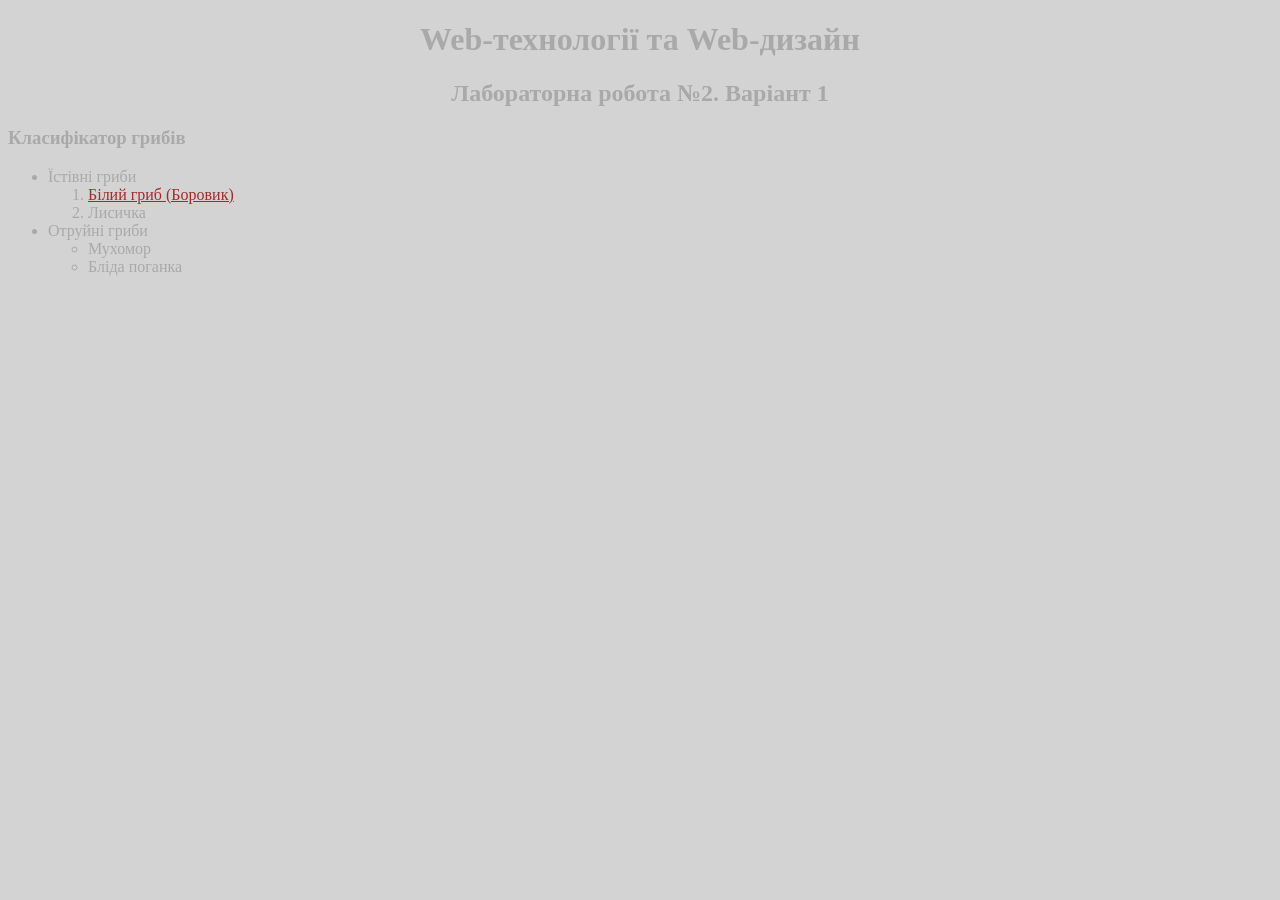
<file: lab_2/index.html>
<!DOCTYPE html>
<html lang="uk">
<head>
    <meta charset="UTF-8">
    <title>Лабораторна робота 2</title>
    <link rel="stylesheet" href="style1.css">
</head>
<body>
    <h1>Web-технології та Web-дизайн</h1>
    <h2>Лабораторна робота №2. Варіант 1</h2>

    <h3>Класифікатор грибів</h3>
    <ul>
        <li>
            Їстівні гриби
            <ol>
                <li><a href="page2.html">Білий гриб (Боровик)</a></li>
                <li>Лисичка</li>
            </ol>
        </li>
        <li>
            Отруйні гриби
            <ul>
                <li>Мухомор</li>
                <li>Бліда поганка</li>
            </ul>
        </li>
    </ul>
</body>
</html>
</file>
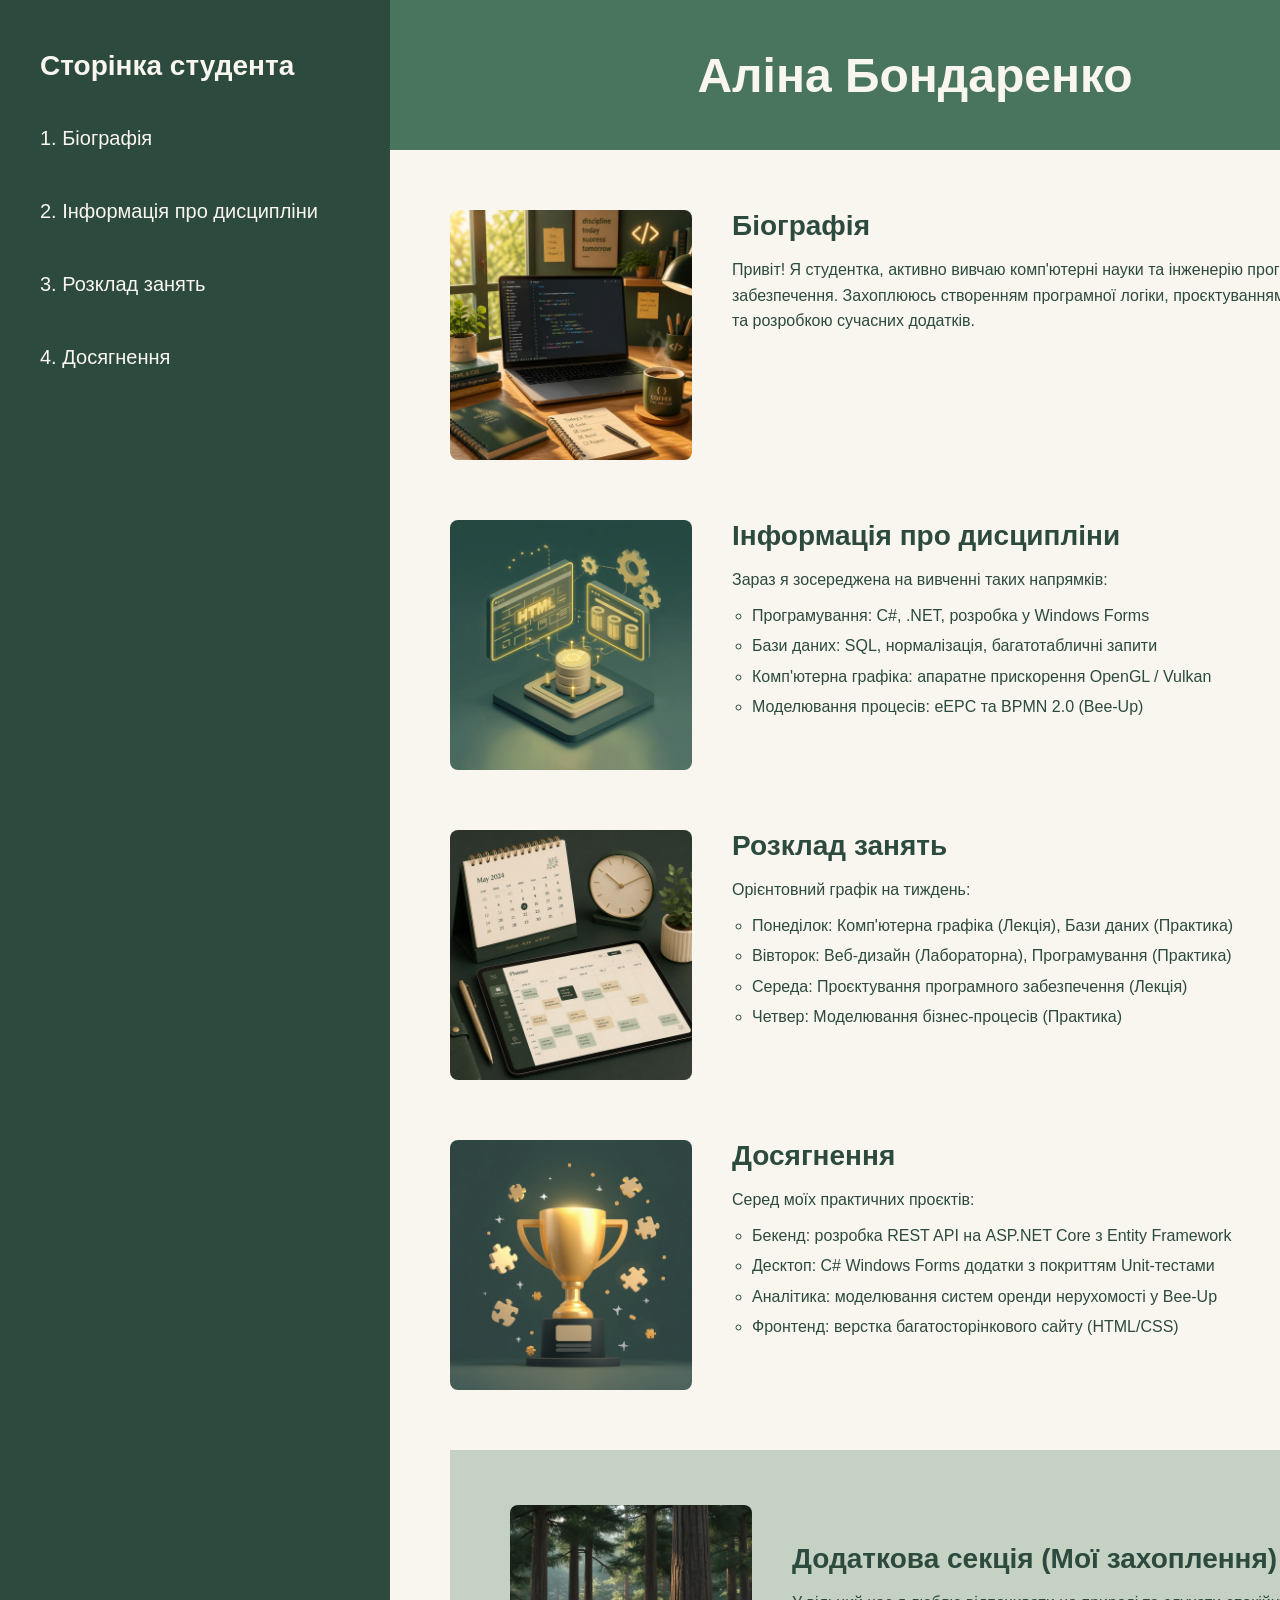
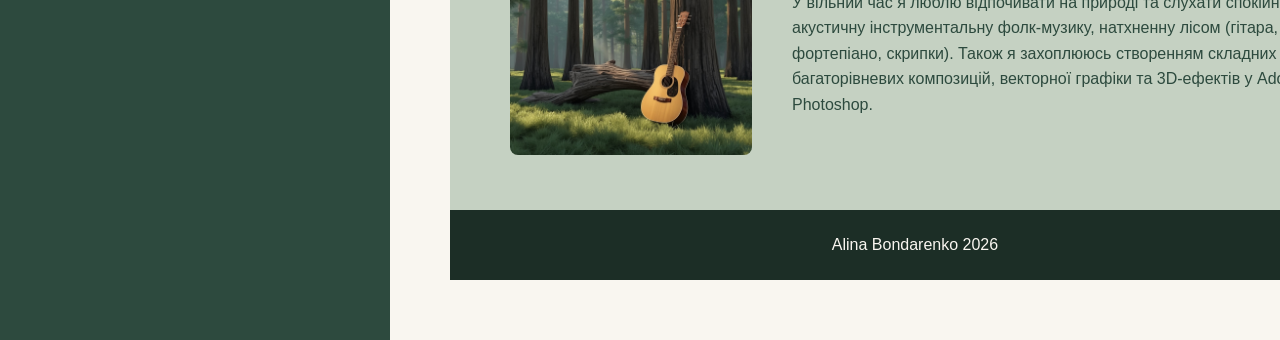
<file: lab_3/index.html>
<!DOCTYPE html>
<html lang="uk">
<head>
    <meta charset="UTF-8">
    <meta name="viewport" content="width=device-width, initial-scale=1.0">
    <title>Персональна сторінка студента</title>
    
    <link type="text/css" rel="stylesheet" href="css/style.css">
</head>
<body>
    <div class="container">

        
        <div class="sidebar">
            <h2 class="sidebar-title">Сторінка студента</h2>
            <ul class="menu">
                <li><a href="#bio">1. Біографія</a></li>
                <li><a href="#disciplines">2. Інформація про дисципліни</a></li>
                <li><a href="#schedule">3. Розклад занять</a></li>
                <li><a href="#achievements">4. Досягнення</a></li>
            </ul>
        </div>

        <div class="main-wrapper">

            <div class="header">
                <h1>Аліна Бондаренко</h1>
            </div>

            <div class="content">

                <div class="content-box" id="bio">
                    <div class="content-img-card">
                        <img src="img/biography.jpg" alt="Біографія">
                        <div class="hover-text">
                            <h2>Моє робоче місце</h2>
                            <p>Тут я пишу код, п'ю каву та створюю нові проєкти. Натхнення приходить саме тут!</p>
                        </div>
                    </div>
                    <div class="content-text">
                        <h2>Біографія</h2>
                        <p>Привіт! Я студентка, активно вивчаю комп'ютерні науки та інженерію програмного забезпечення. Захоплююсь створенням програмної логіки, проєктуванням баз даних та розробкою сучасних додатків.</p>
                    </div>
                </div>

                <div class="content-box" id="disciplines">
                    <div class="content-img-card">
                        <img src="img/disciplines.jpg" alt="Дисципліни">
                    </div>
                    <div class="content-text">
                        <h2>Інформація про дисципліни</h2>
                        <p>Зараз я зосереджена на вивченні таких напрямків:</p>
                        <ul class="content-list">
                            <li>Програмування: C#, .NET, розробка у Windows Forms</li>
                            <li>Бази даних: SQL, нормалізація, багатотабличні запити</li>
                            <li>Комп'ютерна графіка: апаратне прискорення OpenGL / Vulkan</li>
                            <li>Моделювання процесів: eEPC та BPMN 2.0 (Bee-Up)</li>
                        </ul>
                    </div>
                </div>

                <div class="content-box" id="schedule">
                    <div class="content-img-card">
                        <img src="img/schedule.jpg" alt="Розклад">
                    </div>
                    <div class="content-text">
                        <h2>Розклад занять</h2>
                        <p>Орієнтовний графік на тиждень:</p>
                        <ul class="content-list">
                            <li>Понеділок: Комп'ютерна графіка (Лекція), Бази даних (Практика)</li>
                            <li>Вівторок: Веб-дизайн (Лабораторна), Програмування (Практика)</li>
                            <li>Середа: Проєктування програмного забезпечення (Лекція)</li>
                            <li>Четвер: Моделювання бізнес-процесів (Практика)</li>
                        </ul>
                    </div>
                </div>

                <div class="content-box" id="achievements">
                    <div class="content-img-card">
                        <img src="img/achievements.jpg" alt="Досягнення">
                    </div>
                    <div class="content-text">
                        <h2>Досягнення</h2>
                        <p>Серед моїх практичних проєктів:</p>
                        <ul class="content-list">
                            <li>Бекенд: розробка REST API на ASP.NET Core з Entity Framework</li>
                            <li>Десктоп: C# Windows Forms додатки з покриттям Unit-тестами</li>
                            <li>Аналітика: моделювання систем оренди нерухомості у Bee-Up</li>
                            <li>Фронтенд: верстка багатосторінкового сайту (HTML/CSS)</li>
                        </ul>
                    </div>
                </div>

                <div class="extra-section">
                    <div class="content-img-card">
                        <img src="img/hobby.jpg" alt="Хобі">
                    </div>
                    <div class="content-text">
                        <h2>Додаткова секція (Мої захоплення)</h2>
                        <p>У вільний час я люблю відпочивати на природі та слухати спокійну акустичну інструментальну фолк-музику, натхненну лісом (гітара, фортепіано, скрипки). Також я захоплююсь створенням складних багаторівневих композицій, векторної графіки та 3D-ефектів у Adobe Photoshop.</p>
                    </div>
                </div>

                <div class="footer">
                    <p>Alina Bondarenko 2026</p>
                </div>

            </div>
    </div>
</body>
</html>
</file>
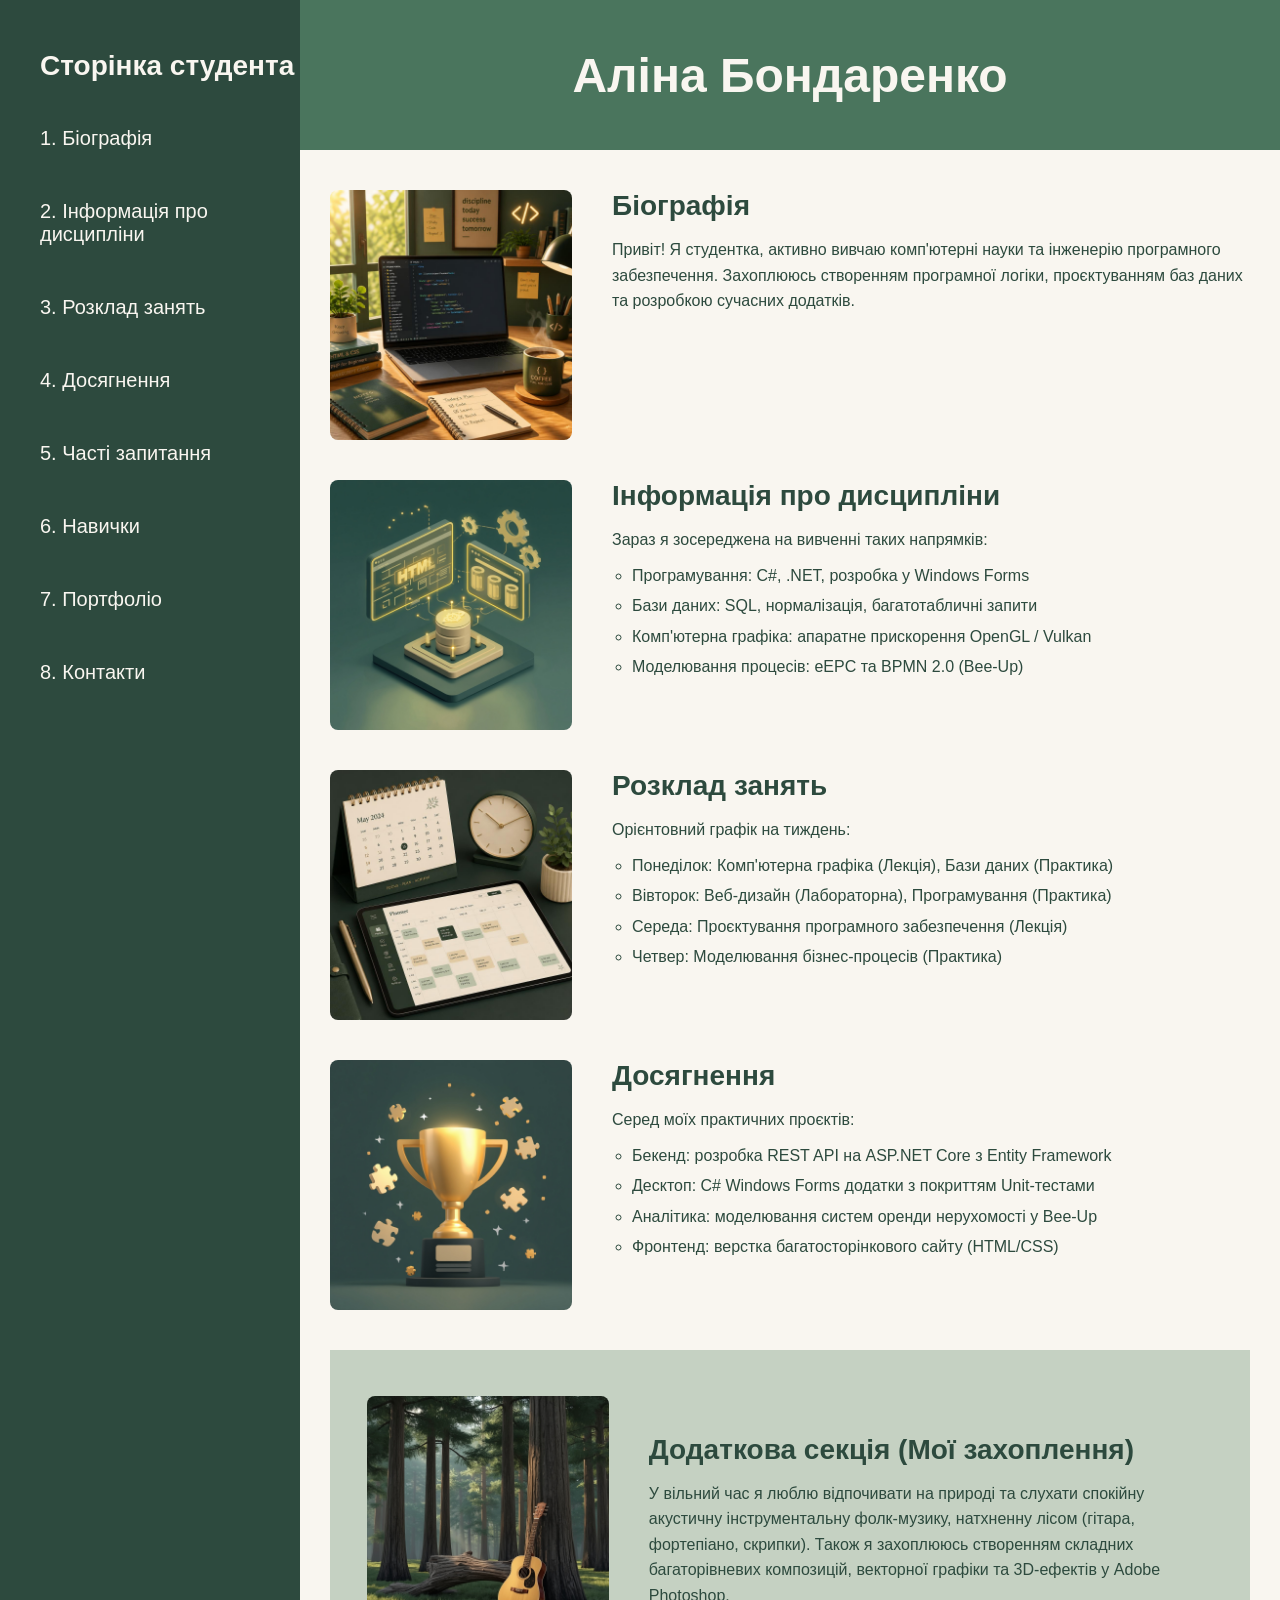
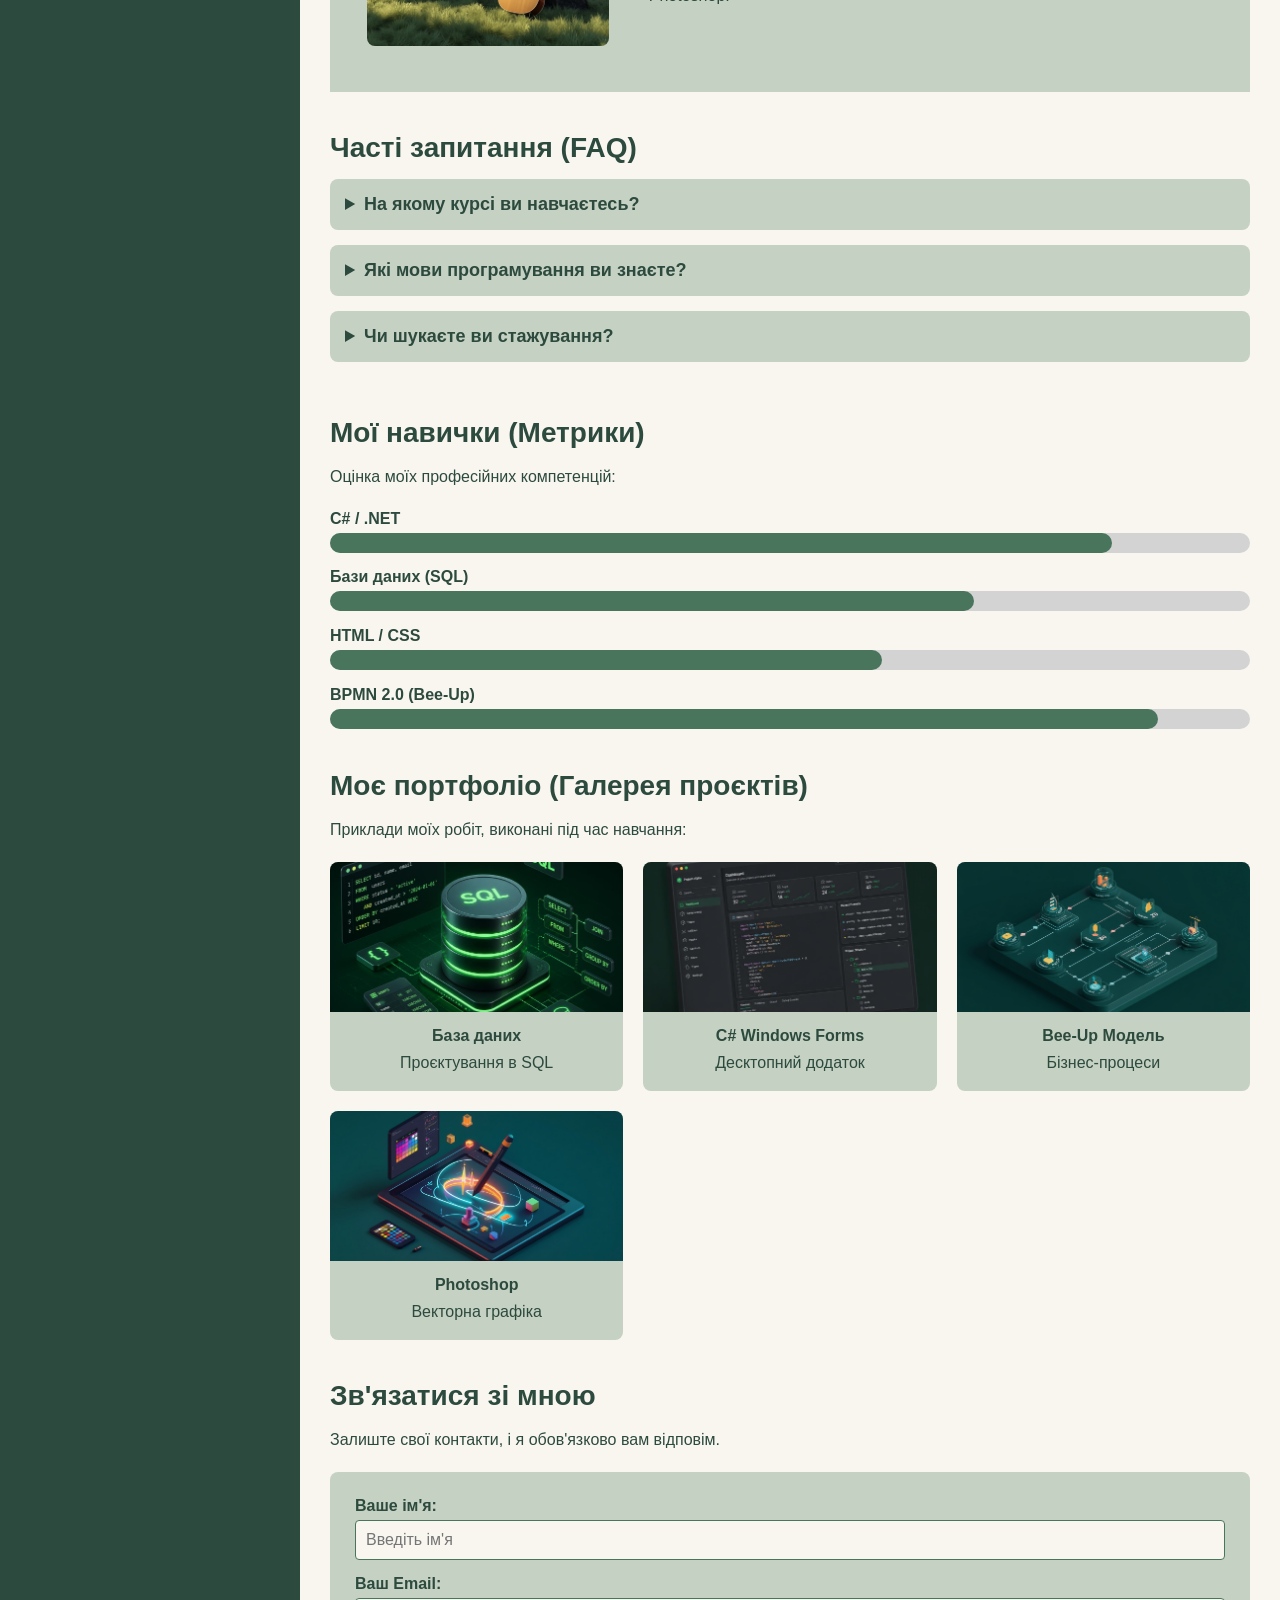
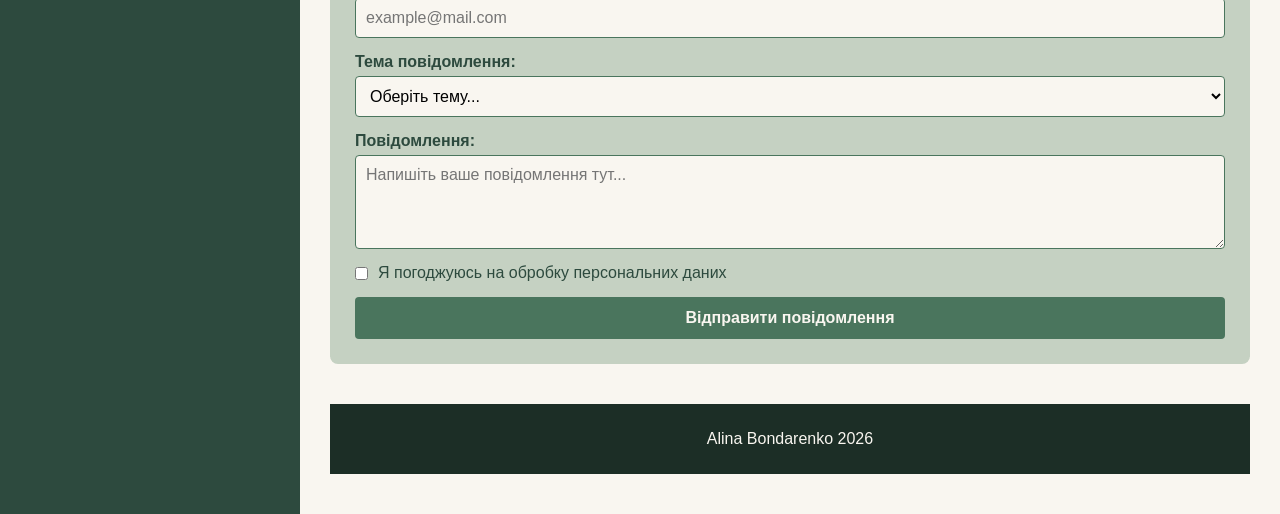
<file: lab_4/index.html>
<!DOCTYPE html>
<html lang="uk">
<head>
    <meta charset="UTF-8">
    <meta name="viewport" content="width=device-width, initial-scale=1.0">
    <title>Персональна сторінка студента</title>
    
    <link type="text/css" rel="stylesheet" href="css/style.css">

    <link type="text/css" rel="stylesheet" href="css/media.css">
</head>
<body>
    <div class="container">

        <aside class="sidebar">
            <h2 class="sidebar-title">Сторінка студента</h2>
            <nav>
                <ul class="menu">
                    <li><a href="#bio">1. Біографія</a></li>
                    <li><a href="#disciplines">2. Інформація про дисципліни</a></li>
                    <li><a href="#schedule">3. Розклад занять</a></li>
                    <li><a href="#achievements">4. Досягнення</a></li>
                    <li><a href="#faq">5. Часті запитання</a></li>
                    <li><a href="#skills">6. Навички</a></li>
                    <li><a href="#portfolio">7. Портфоліо</a></li>
                    <li><a href="#contact">8. Контакти</a></li>
                </ul>
            </nav>
        </aside>

        <div class="main-wrapper">

            <header class="header">
                <h1>Аліна Бондаренко</h1>
            </header>

            <main class="content">

                <section class="content-box" id="bio">
                    <div class="content-img-card">
                        <img src="img/biography.jpg" alt="Біографія">
                        <div class="hover-text">
                            <h2>Моє робоче місце</h2>
                            <p>Тут я пишу код, п'ю каву та створюю нові проєкти. Натхнення приходить саме тут!</p>
                        </div>
                    </div>
                    <div class="content-text">
                        <h2>Біографія</h2>
                        <p>Привіт! Я студентка, активно вивчаю комп'ютерні науки та інженерію програмного забезпечення. Захоплююсь створенням програмної логіки, проєктуванням баз даних та розробкою сучасних додатків.</p>
                    </div>
                </section>

                <section class="content-box" id="disciplines">
                    <div class="content-img-card">
                        <img src="img/disciplines.jpg" alt="Дисципліни">
                    </div>
                    <div class="content-text">
                        <h2>Інформація про дисципліни</h2>
                        <p>Зараз я зосереджена на вивченні таких напрямків:</p>
                        <ul class="content-list">
                            <li>Програмування: C#, .NET, розробка у Windows Forms</li>
                            <li>Бази даних: SQL, нормалізація, багатотабличні запити</li>
                            <li>Комп'ютерна графіка: апаратне прискорення OpenGL / Vulkan</li>
                            <li>Моделювання процесів: eEPC та BPMN 2.0 (Bee-Up)</li>
                        </ul>
                    </div>
                </section>

                <section class="content-box" id="schedule">
                    <div class="content-img-card">
                        <img src="img/schedule.jpg" alt="Розклад">
                    </div>
                    <div class="content-text">
                        <h2>Розклад занять</h2>
                        <p>Орієнтовний графік на тиждень:</p>
                        <ul class="content-list">
                            <li>Понеділок: Комп'ютерна графіка (Лекція), Бази даних (Практика)</li>
                            <li>Вівторок: Веб-дизайн (Лабораторна), Програмування (Практика)</li>
                            <li>Середа: Проєктування програмного забезпечення (Лекція)</li>
                            <li>Четвер: Моделювання бізнес-процесів (Практика)</li>
                        </ul>
                    </div>
                </section>

                <section class="content-box" id="achievements">
                    <div class="content-img-card">
                        <img src="img/achievements.jpg" alt="Досягнення">
                    </div>
                    <div class="content-text">
                        <h2>Досягнення</h2>
                        <p>Серед моїх практичних проєктів:</p>
                        <ul class="content-list">
                            <li>Бекенд: розробка REST API на ASP.NET Core з Entity Framework</li>
                            <li>Десктоп: C# Windows Forms додатки з покриттям Unit-тестами</li>
                            <li>Аналітика: моделювання систем оренди нерухомості у Bee-Up</li>
                            <li>Фронтенд: верстка багатосторінкового сайту (HTML/CSS)</li>
                        </ul>
                    </div>
                </section>

                <section class="extra-section">
                    <div class="content-img-card">
                        <img src="img/hobby.jpg" alt="Хобі">
                    </div>
                    <div class="content-text">
                        <h2>Додаткова секція (Мої захоплення)</h2>
                        <p>У вільний час я люблю відпочивати на природі та слухати спокійну акустичну інструментальну фолк-музику, натхненну лісом (гітара, фортепіано, скрипки). Також я захоплююсь створенням складних багаторівневих композицій, векторної графіки та 3D-ефектів у Adobe Photoshop.</p>
                    </div>
                </section>

                <section class="content-box" id="faq">
                    <div class="content-text" style="margin-left: 0;">
                        <h2>Часті запитання (FAQ)</h2>
                        
                        <details class="faq-item">
                            <summary>На якому курсі ви навчаєтесь?</summary>
                            <p>Я студентка 3-го курсу спеціальності "Інженерія програмного забезпечення".</p>
                        </details>

                        <details class="faq-item">
                            <summary>Які мови програмування ви знаєте?</summary>
                            <p>Моя основна мова — C#. Також я володію SQL для роботи з базами даних та базовими HTML/CSS для створення веб-інтерфейсів.</p>
                        </details>

                        <details class="faq-item">
                            <summary>Чи шукаєте ви стажування?</summary>
                            <p>Так, я відкрита до пропозицій стажування у сфері .NET розробки або аналізу даних.</p>
                        </details>
                    </div>
                </section>

                <section class="content-box" id="skills">
                    <div class="content-text" style="margin-left: 0;">
                        <h2>Мої навички (Метрики)</h2>
                        <p>Оцінка моїх професійних компетенцій:</p>
                        
                        <div class="skills-container">
                            <div class="skill">
                                <label for="csharp">C# / .NET</label>
                                <progress id="csharp" value="85" max="100">85%</progress>
                            </div>
                            
                            <div class="skill">
                                <label for="sql">Бази даних (SQL)</label>
                                <progress id="sql" value="70" max="100">70%</progress>
                            </div>
                            
                            <div class="skill">
                                <label for="htmlcss">HTML / CSS</label>
                                <progress id="htmlcss" value="60" max="100">60%</progress>
                            </div>

                            <div class="skill">
                                <label for="beeup">BPMN 2.0 (Bee-Up)</label>
                                <progress id="beeup" value="90" max="100">90%</progress>
                            </div>
                        </div>
                    </div>
                </section>
                
                <section class="content-box" id="portfolio">
                    <div class="content-text" style="margin-left: 0; width: 100%;">
                        <h2>Моє портфоліо (Галерея проєктів)</h2>
                        <p>Приклади моїх робіт, виконані під час навчання:</p>
                        
                        <div class="gallery-grid">
                            <div class="gallery-card">
                                <img src="img/database.jpg" alt="Проєкт 1">
                                <div class="gallery-card-info">
                                    <h3>База даних</h3>
                                    <p>Проєктування в SQL</p>
                                </div>
                            </div>
                            <div class="gallery-card">
                                <img src="img/csharp.jpg" alt="Проєкт 2">
                                <div class="gallery-card-info">
                                    <h3>C# Windows Forms</h3>
                                    <p>Десктопний додаток</p>
                                </div>
                            </div>
                            <div class="gallery-card">
                                <img src="img/beeup.jpg" alt="Проєкт 3">
                                <div class="gallery-card-info">
                                    <h3>Bee-Up Модель</h3>
                                    <p>Бізнес-процеси</p>
                                </div>
                            </div>
                            <div class="gallery-card">
                                <img src="img/photoshop.jpg" alt="Проєкт 4">
                                <div class="gallery-card-info">
                                    <h3>Photoshop</h3>
                                    <p>Векторна графіка</p>
                                </div>
                            </div>
                        </div>
                    </div>
                </section>

                <section class="content-box" id="contact">
                    <div class="content-text" style="margin-left: 0; width: 100%;">
                        <h2>Зв'язатися зі мною</h2>
                        <p>Залиште свої контакти, і я обов'язково вам відповім.</p>
                        
                        <form class="contact-form" action="#" method="POST">
                            <div class="form-group">
                                <label for="name">Ваше ім'я:</label>
                                <input type="text" id="name" name="name" required placeholder="Введіть ім'я">
                            </div>
                            
                            <div class="form-group">
                                <label for="email">Ваш Email:</label>
                                <input type="email" id="email" name="email" required placeholder="example@mail.com">
                            </div>
                            
                            <div class="form-group">
                                <label for="subject">Тема повідомлення:</label>
                                <select id="subject" name="subject" required>
                                    <option value="" disabled selected>Оберіть тему...</option>
                                    <option value="job">Пропозиція роботи / стажування</option>
                                    <option value="project">Питання щодо проєкту</option>
                                    <option value="other">Інше</option>
                                </select>
                            </div>

                            <div class="form-group">
                                <label for="message">Повідомлення:</label>
                                <textarea id="message" name="message" rows="4" required placeholder="Напишіть ваше повідомлення тут..."></textarea>
                            </div>

                            <div class="form-group checkbox-group">
                                <input type="checkbox" id="privacy" name="privacy" required>
                                <label for="privacy">Я погоджуюсь на обробку персональних даних</label>
                            </div>

                            <button type="submit" class="submit-btn">Відправити повідомлення</button>
                        </form>
                    </div>
                </section>

                <footer class="footer">
                    <p>Alina Bondarenko 2026</p>
                </footer>

            </main>
        </div>
    </div>
</body>
</html>
</file>
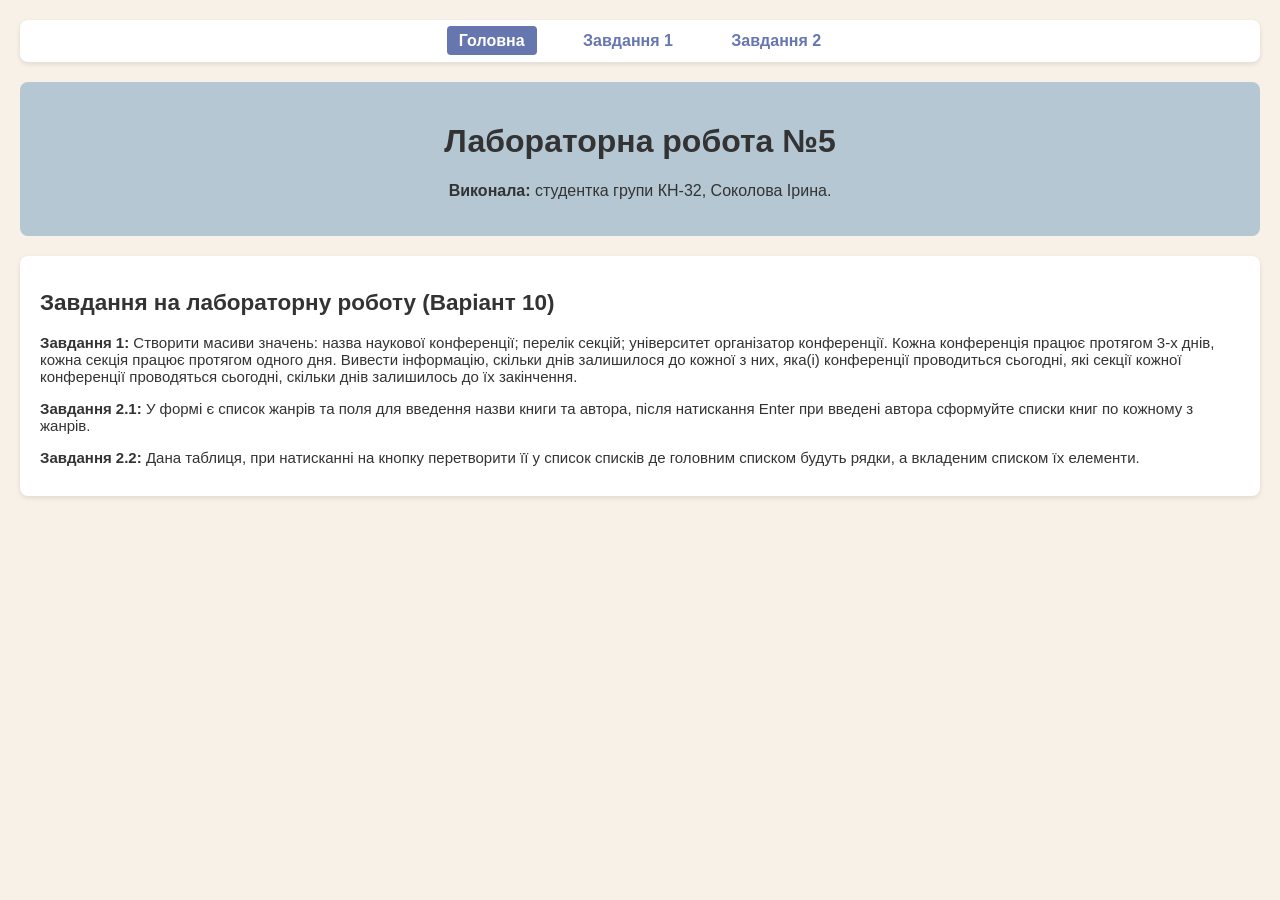
<file: lab_5/index.html>
<!DOCTYPE html>
<html lang="uk">
<head>
    <meta charset="UTF-8">
    <meta name="viewport" content="width=device-width, initial-scale=1.0">
    <title>Головна - Лабораторна робота №5</title>
    <link rel="stylesheet" href="style.css">
</head>
<body>

    <nav class="main-menu">
        <a href="index.html" class="active">Головна</a>
        <a href="task1.html">Завдання 1</a>
        <a href="task2.html">Завдання 2</a>
    </nav>

    <header class="b-header">
        <h1>Лабораторна робота №5</h1>
        <p><strong>Виконала:</strong> студентка групи КН-32, Соколова Ірина.</p>
    </header>

    <main class="b-main">
        <section class="b-div-zadanie">
            <h2>Завдання на лабораторну роботу (Варіант 10)</h2>
            <p><strong>Завдання 1:</strong> Створити масиви значень: назва наукової конференції; перелік секцій; університет організатор конференції. Кожна конференція працює протягом 3-х днів, кожна секція працює протягом одного дня. Вивести інформацію, скільки днів залишилося до кожної з них, яка(і) конференції проводиться сьогодні, які секції кожної конференції проводяться сьогодні, скільки днів залишилось до їх закінчення.</p>
            <p><strong>Завдання 2.1:</strong> У формі є список жанрів та поля для введення назви книги та автора, після натискання Enter при введені автора сформуйте списки книг по кожному з жанрів.</p>
            <p><strong>Завдання 2.2:</strong> Дана таблиця, при натисканні на кнопку перетворити її у список списків де головним списком будуть рядки, а вкладеним списком їх елементи.</p>
        </section>
    </main>

</body>
</html>
</file>
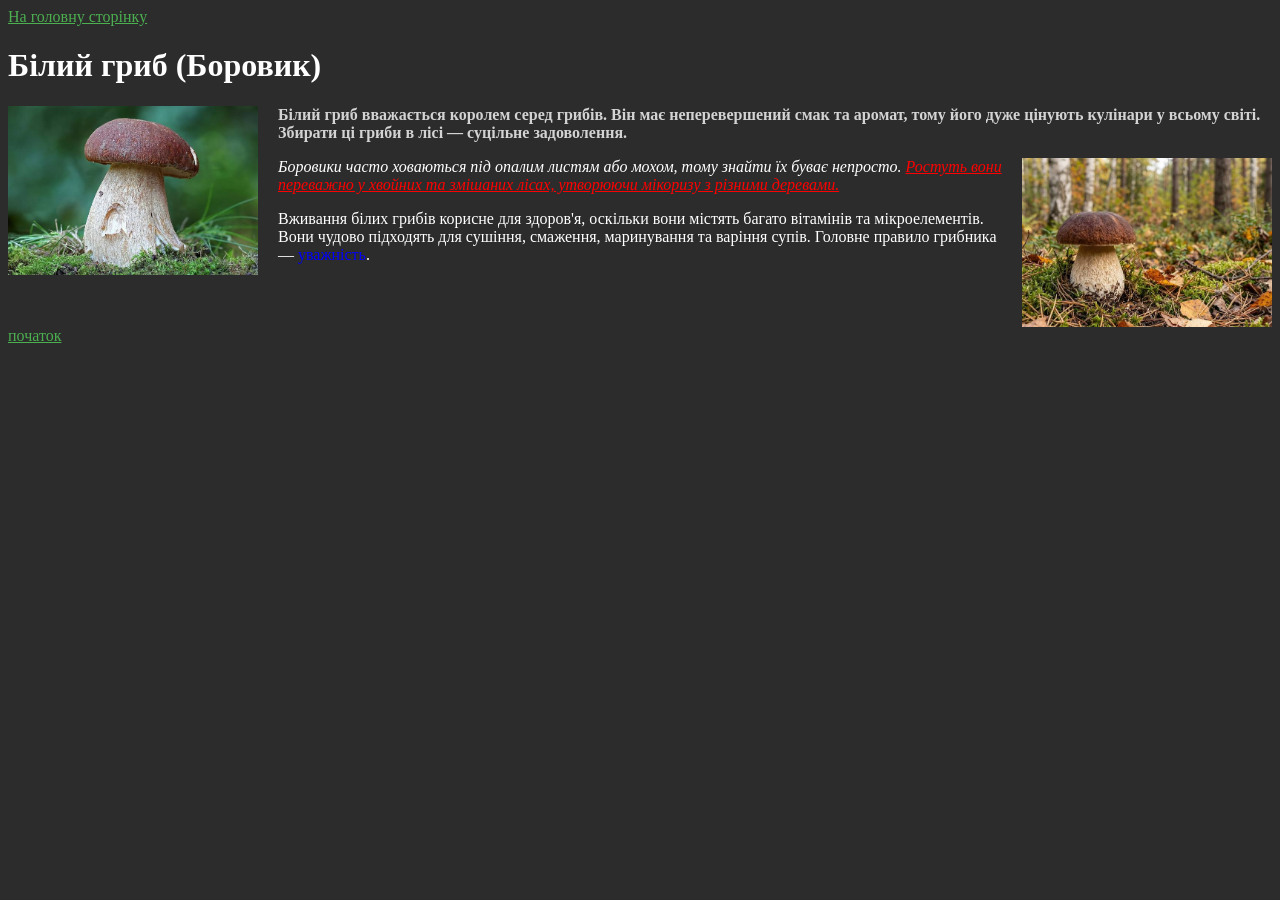
<file: lab_2/page2.html>
<!DOCTYPE html>
<html lang="uk">
<head>
    <meta charset="UTF-8">
    <title>Білий гриб</title>
    <link rel="stylesheet" href="style2.css">
</head>
<body>
    <a id="top"></a>

    <a href="index.html">На головну сторінку</a>
    <h1>Білий гриб (Боровик)</h1>

    <img src="img1.jpg" class="img-left" alt="Білий гриб у лісі">

    <p class="par1">Білий гриб вважається королем серед грибів. Він має неперевершений смак та аромат, тому його дуже цінують кулінари у всьому світі. Збирати ці гриби в лісі — суцільне задоволення.</p>

    <a href="page3.html">
        <img src="img2.jpg" class="img-right" alt="Великий боровик">
    </a>

    <p class="par2">Боровики часто ховаються під опалим листям або мохом, тому знайти їх буває непросто. <span> Ростуть вони переважно у хвойних та змішаних лісах, утворюючи мікоризу з різними деревами.</span></p>

    <p class="par3">Вживання білих грибів корисне для здоров'я, оскільки вони містять багато вітамінів та мікроелементів. Вони чудово підходять для сушіння, смаження, маринування та варіння супів. Головне правило грибника — <span class="blue-word">уважність</span>.</p>

    <div style="clear: both;"></div>

    <a href="#top">початок</a>
</body>
</html>
</file>
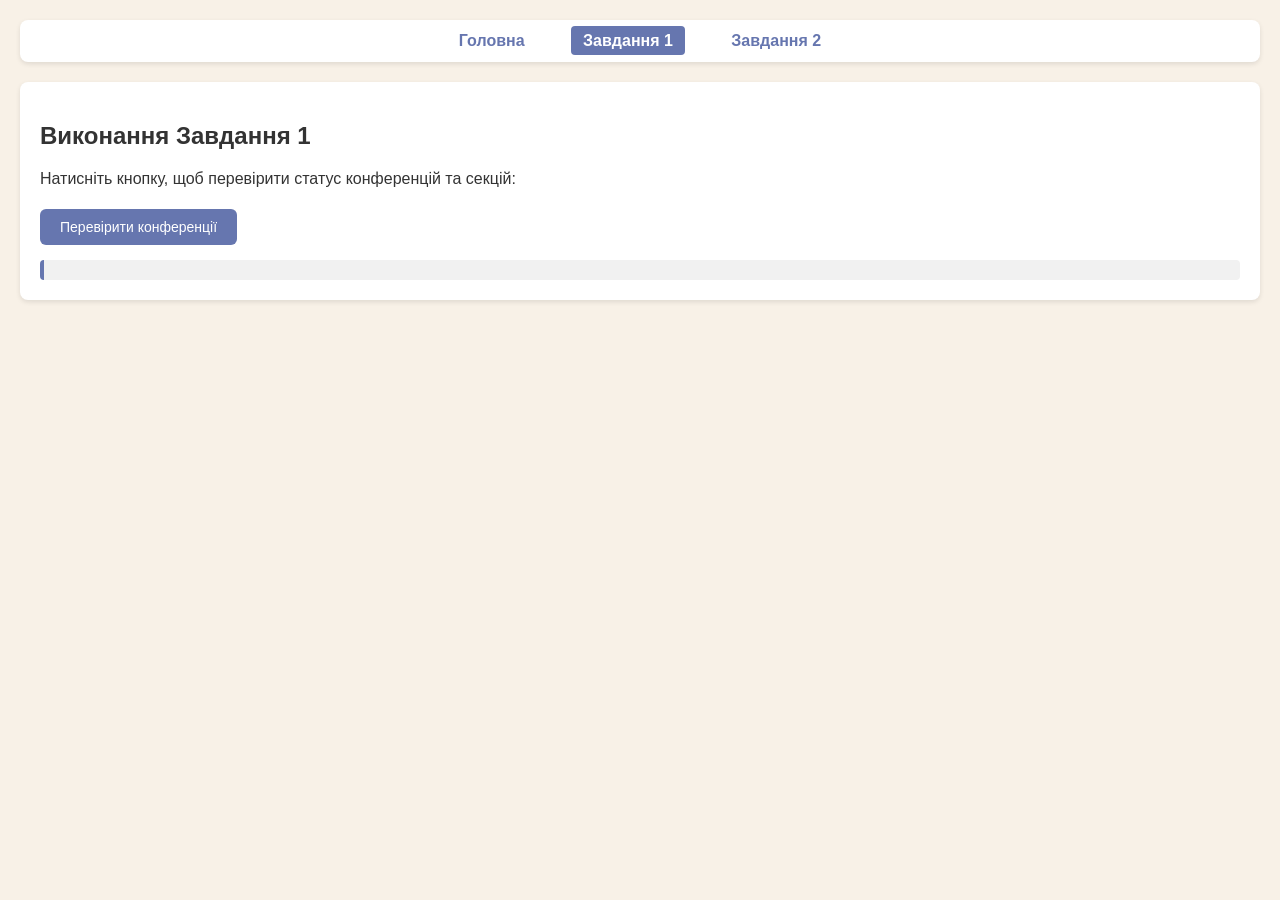
<file: lab_5/task1.html>
<!DOCTYPE html>
<html lang="uk">
<head>
    <meta charset="UTF-8">
    <meta name="viewport" content="width=device-width, initial-scale=1.0">
    <title>Завдання 1 - Конференції</title>
    <link rel="stylesheet" href="style.css">
</head>
<body>

    <nav class="main-menu">
        <a href="index.html">Головна</a>
        <a href="task1.html" class="active">Завдання 1</a>
        <a href="task2.html">Завдання 2</a>
    </nav>

    <main class="b-main">
        <section class="task-section">
            <h2>Виконання Завдання 1</h2>
            <p>Натисніть кнопку, щоб перевірити статус конференцій та секцій:</p>
            <button class="b-button" onclick="checkConferences()">Перевірити конференції</button>
            <div id="confResult" class="result-box"></div>
        </section>
    </main>

    <script src="script.js"></script>
</body>
</html>
</file>
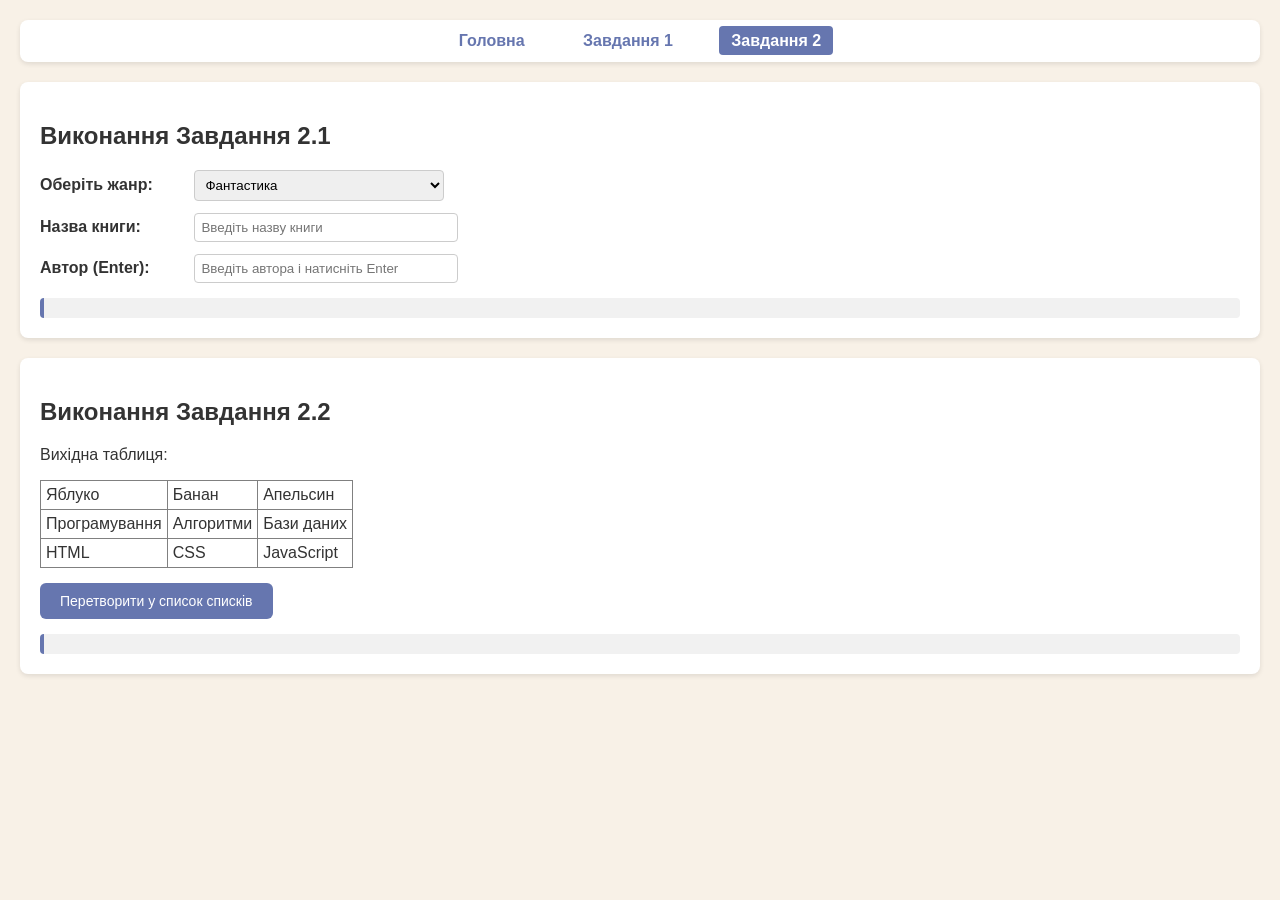
<file: lab_5/task2.html>
<!DOCTYPE html>
<html lang="uk">
<head>
    <meta charset="UTF-8">
    <meta name="viewport" content="width=device-width, initial-scale=1.0">
    <title>Завдання 2 - Книги та Таблиця</title>
    <link rel="stylesheet" href="style.css">
</head>
<body>

    <nav class="main-menu">
        <a href="index.html">Головна</a>
        <a href="task1.html">Завдання 1</a>
        <a href="task2.html" class="active">Завдання 2</a>
    </nav>

    <main class="b-main">
        <section class="task-section">
            <h2>Виконання Завдання 2.1</h2>
            <div class="form-group">
                <label for="genreSelect">Оберіть жанр:</label>
                <select id="genreSelect">
                    <option value="Фантастика">Фантастика</option>
                    <option value="Детектив">Детектив</option>
                    <option value="Наукова література">Наукова література</option>
                    <option value="Роман">Роман</option>
                    <option value="Історія">Історія</option>
                </select>
            </div>
            <div class="form-group">
                <label for="bookTitle">Назва книги:</label>
                <input type="text" id="bookTitle" placeholder="Введіть назву книги">
            </div>
            <div class="form-group">
                <label for="bookAuthor">Автор (Enter):</label>
                <input type="text" id="bookAuthor" placeholder="Введіть автора і натисніть Enter" onkeydown="handleAuthorKeypress(event)">
            </div>
            <div id="booksResult" class="result-box"></div>
        </section>

        <section class="task-section">
            <h2>Виконання Завдання 2.2</h2>
            <p>Вихідна таблиця:</p>
            <table id="myTable" border="1" cellpadding="5" style="border-collapse: collapse; margin-bottom: 10px;">
                <tr>
                    <td>Яблуко</td>
                    <td>Банан</td>
                    <td>Апельсин</td>
                </tr>
                <tr>
                    <td>Програмування</td>
                    <td>Алгоритми</td>
                    <td>Бази даних</td>
                </tr>
                <tr>
                    <td>HTML</td>
                    <td>CSS</td>
                    <td>JavaScript</td>
                </tr>
            </table>
            <button class="b-button" onclick="convertTableToLists()">Перетворити у список списків</button>
            <div id="tableResult" class="result-box"></div>
        </section>
    </main>

    <script src="script.js"></script>
</body>
</html>
</file>
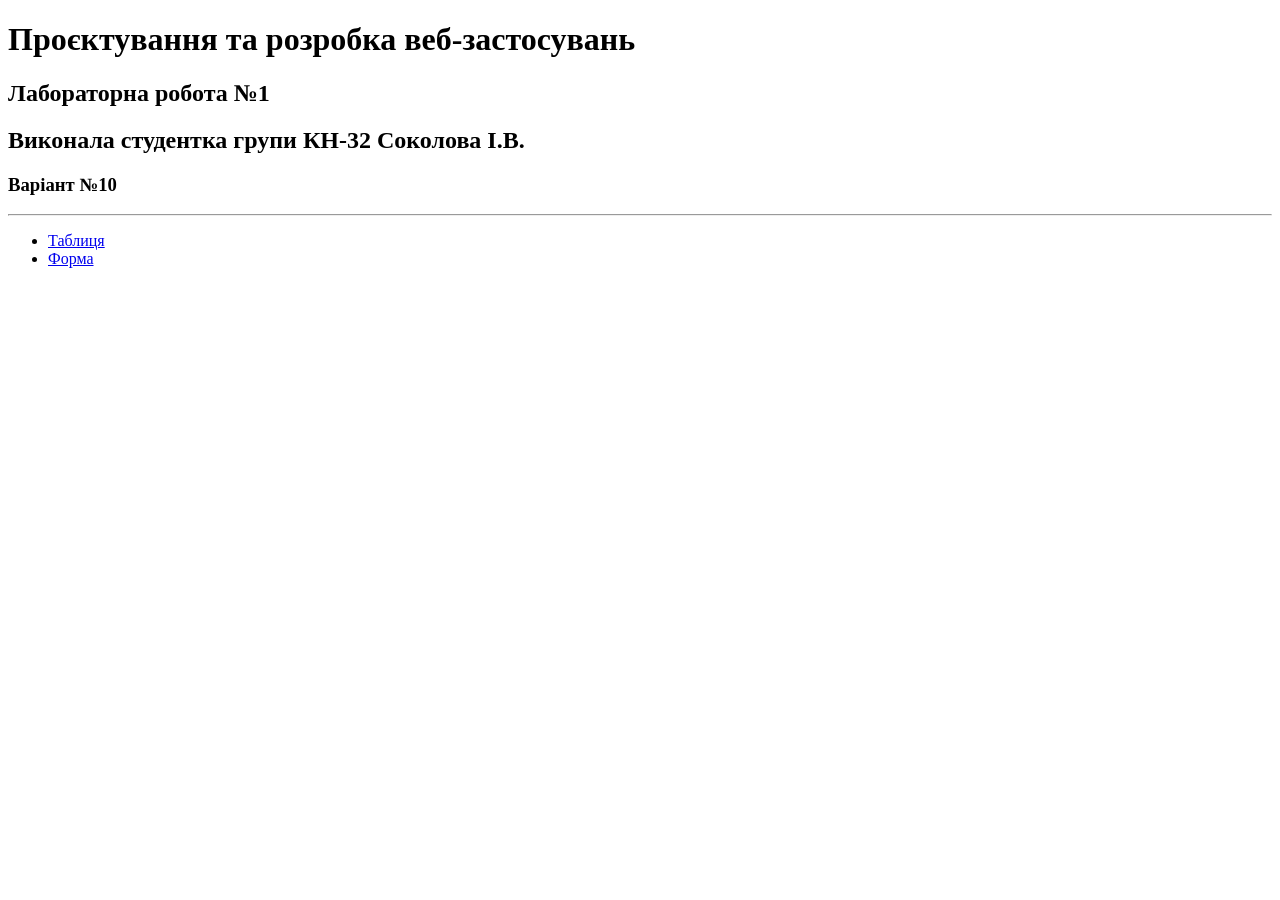
<file: lab_1/lab_1/wwwroot/default.html>
﻿<!DOCTYPE html>
<html lang="uk">
<head>
    <meta charset="utf-8" />
    <meta http-equiv="X-UA-Compatible" content="IE=edge" />
    <meta name="viewport" content="width=device-width, initial-scale=1" />
    <title>Лабораторна робота №1</title>
</head>
<body>
    <h1>Проєктування та розробка веб-застосувань</h1>
    <h2>Лабораторна робота №1</h2>
    <h2>Виконала студентка групи КН-32 Соколова І.В.</h2>
    <h3>Варіант №10</h3>
    <hr />
    <ul>
        <li>
            <a href="table.html">Таблиця</a>
        </li>
        <li>
            <a href="form.html">Форма</a>
        </li>
    </ul>
</body>
</html>
</file>
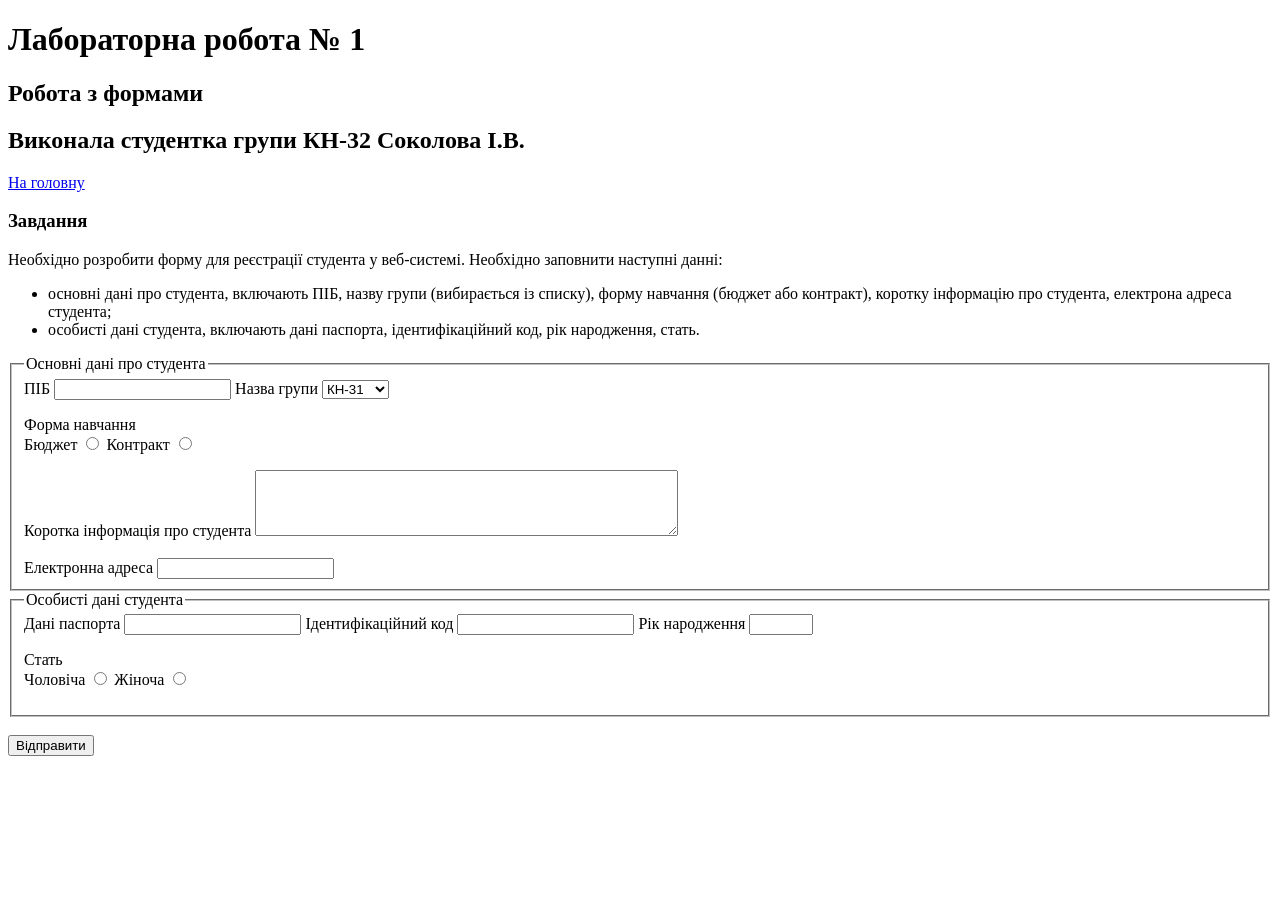
<file: lab_1/lab_1/wwwroot/form.html>
﻿<!DOCTYPE html>
<html lang="uk">

<head>
    <title>Третя лабораторна</title>
    <meta charset="utf-8">
</head>

<body>
    <h1>Лабораторна робота № 1</h1>
    <h2>Робота з формами</h2>
    <h2>Виконала студентка групи КН-32 Соколова І.В.</h2>
    <a href="default.html">На головну</a>

    <h3>Завдання</h3>
    <p>
        Необхідно розробити форму для реєстрації студента у веб-системі. Необхідно заповнити наступні данні:
    </p>
    <ul>
        <li>
            основні дані про студента, включають ПІБ, назву групи (вибирається із списку), форму навчання (бюджет або контракт), коротку інформацію про студента, електрона адреса студента;
        </li>
        <li>
            особисті дані студента, включають дані паспорта, ідентифікаційний код, рік народження, стать.
        </li>
    </ul>

    <form action="" method="POST">
        <fieldset>
            <legend>Основні дані про студента</legend>

            <label>
                ПІБ
                <input id="fullname" type="text">
            </label>

            <label>
                Назва групи
                <select>
                    <option>КН-31</option>
                    <option>КН-32</option>
                    <option>АнД-31</option>
                </select>
            </label>

            <p>
                Форма навчання
                <br>
                <label>Бюджет <input id="budget" type="radio" name="study_form"></label>
                <label>Контракт <input id="contract" type="radio" name="study_form"></label>
            </p>

            <label>
                Коротка інформація про студента
                <textarea rows="4" cols="50"></textarea>
            </label>
            <br><br>
            <label>
                Електронна адреса
                <input id="email" type="email">
            </label>
        </fieldset>

        <fieldset>
            <legend>Особисті дані студента</legend>

            <label>
                Дані паспорта
                <input id="passport" type="text">
            </label>

            <label>
                Ідентифікаційний код
                <input id="id_code" type="text">
            </label>

            <label>
                Рік народження
                <input id="birth_year" type="number" min="1950" max="2010">
            </label>

            <p>
                Стать
                <br>
                <label>Чоловіча <input id="male" type="radio" name="sex"></label>
                <label>Жіноча <input id="female" type="radio" name="sex"></label>
            </p>
        </fieldset>

        <br>
        <button type="submit">Відправити</button>
    </form>

</body>
</html>
</file>
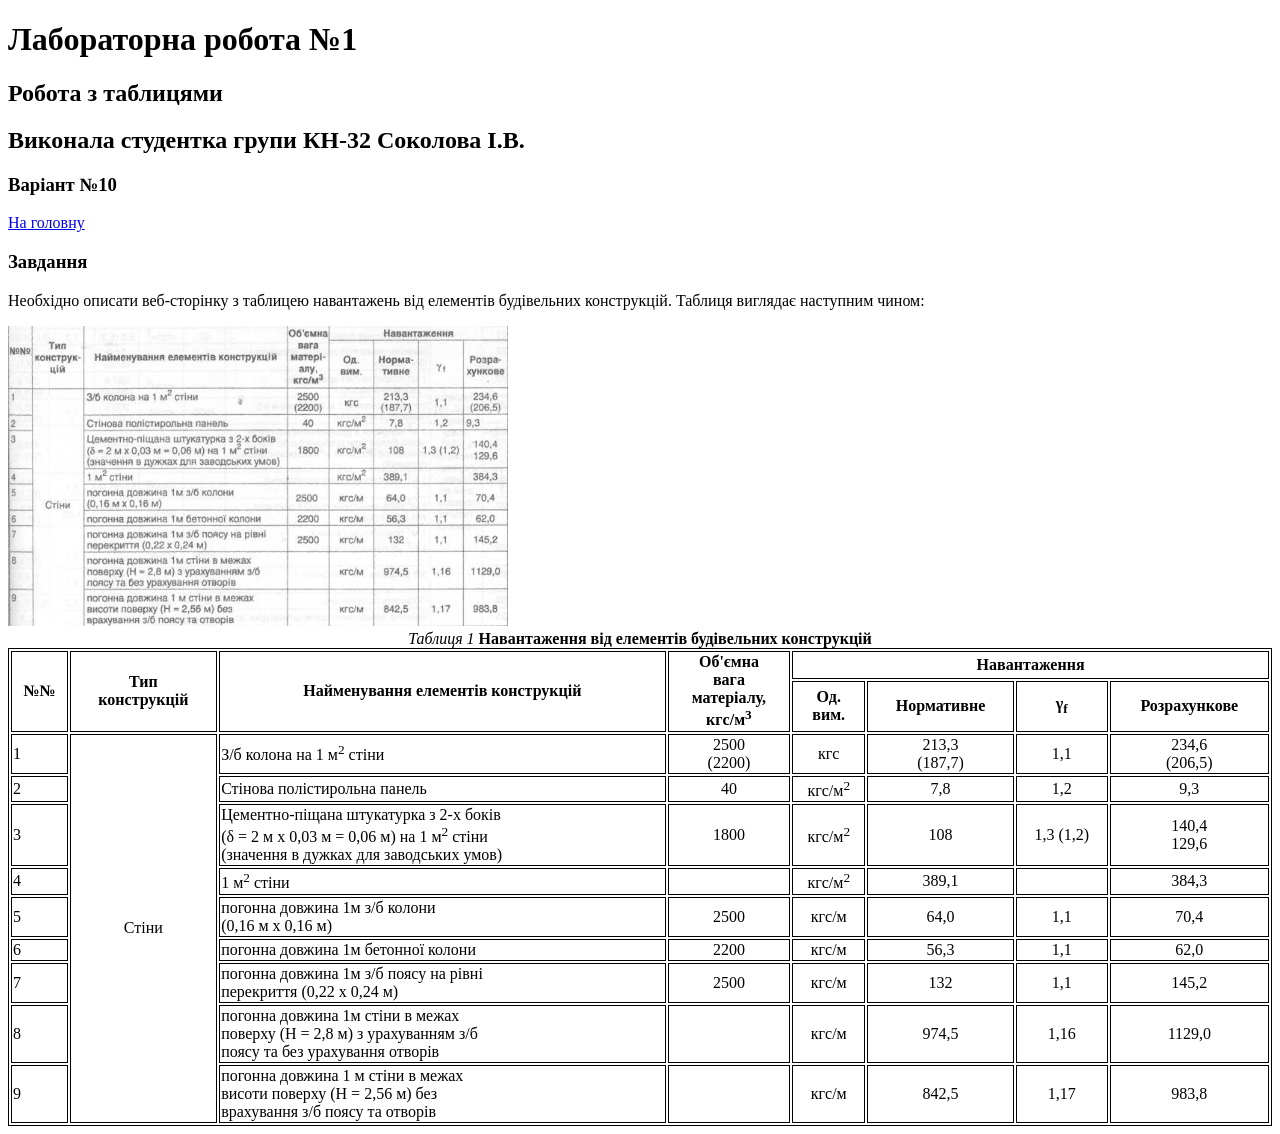
<file: lab_1/lab_1/wwwroot/table.html>
﻿<!DOCTYPE html>
<html lang="uk">
<head>
    <meta charset="utf-8" />
    <title></title>
</head>
<body>
    <h1>Лабораторна робота №1</h1>
    <h2>Робота з таблицями</h2>
    <h2>Виконала студентка групи КН-32 Соколова І.В.</h2>
    <h3>Варіант №10</h3>
    <a href="default.html">На головну</a>

    <h3>Завдання</h3>
    <p>Необхідно описати веб-сторінку з таблицею навантажень від елементів будівельних конструкцій. Таблиця виглядає наступним чином:</p>
    <img src="img/table.jpg" alt="Таблиця" width="500" />
    <br />

    <table width="100%" border="1" bordercolor="black">
        <caption><i>Таблиця 1</i> <b>Навантаження від елементів будівельних конструкцій</b></caption>
        <thead>
            <tr align="center">
                <th rowspan="2">№№</th>
                <th rowspan="2">Тип<br>конструкцій</th>
                <th rowspan="2">Найменування елементів конструкцій</th>
                <th rowspan="2">Об'ємна<br>вага<br>матеріалу,<br>кгс/м<sup>3</sup></th>
                <th colspan="4">Навантаження</th>
            </tr>
            <tr align="center">
                <th>Од.<br>вим.</th>
                <th>Нормативне</th>
                <th>&gamma;<sub>f</sub></th>
                <th>Розрахункове</th>
            </tr>
        </thead>
        <tbody>
            <tr>
                <td>1</td>
                <td rowspan="9" align="center">Стіни</td>
                <td>З/б колона на 1 м<sup>2</sup> стіни</td>
                <td align="center">2500<br>(2200)</td>
                <td align="center">кгс</td>
                <td align="center">213,3<br>(187,7)</td>
                <td align="center">1,1</td>
                <td align="center">234,6<br>(206,5)</td>
            </tr>
            <tr>
                <td>2</td>
                <td>Стінова полістирольна панель</td>
                <td align="center">40</td>
                <td align="center">кгс/м<sup>2</sup></td>
                <td align="center">7,8</td>
                <td align="center">1,2</td>
                <td align="center">9,3</td>
            </tr>
            <tr>
                <td>3</td>
                <td>Цементно-піщана штукатурка з 2-х боків<br>(&delta; = 2 м х 0,03 м = 0,06 м) на 1 м<sup>2</sup> стіни<br>(значення в дужках для заводських умов)</td>
                <td align="center">1800</td>
                <td align="center">кгс/м<sup>2</sup></td>
                <td align="center">108</td>
                <td align="center">1,3 (1,2)</td>
                <td align="center">140,4<br>129,6</td>
            </tr>
            <tr>
                <td>4</td>
                <td>1 м<sup>2</sup> стіни</td>
                <td></td>
                <td align="center">кгс/м<sup>2</sup></td>
                <td align="center">389,1</td>
                <td></td>
                <td align="center">384,3</td>
            </tr>
            <tr>
                <td>5</td>
                <td>погонна довжина 1м з/б колони<br>(0,16 м х 0,16 м)</td>
                <td align="center">2500</td>
                <td align="center">кгс/м</td>
                <td align="center">64,0</td>
                <td align="center">1,1</td>
                <td align="center">70,4</td>
            </tr>
            <tr>
                <td>6</td>
                <td>погонна довжина 1м бетонної колони</td>
                <td align="center">2200</td>
                <td align="center">кгс/м</td>
                <td align="center">56,3</td>
                <td align="center">1,1</td>
                <td align="center">62,0</td>
            </tr>
            <tr>
                <td>7</td>
                <td>погонна довжина 1м з/б поясу на рівні<br>перекриття (0,22 х 0,24 м)</td>
                <td align="center">2500</td>
                <td align="center">кгс/м</td>
                <td align="center">132</td>
                <td align="center">1,1</td>
                <td align="center">145,2</td>
            </tr>
            <tr>
                <td>8</td>
                <td>погонна довжина 1м стіни в межах<br>поверху (Н = 2,8 м) з урахуванням з/б<br>поясу та без урахування отворів</td>
                <td></td>
                <td align="center">кгс/м</td>
                <td align="center">974,5</td>
                <td align="center">1,16</td>
                <td align="center">1129,0</td>
            </tr>
            <tr>
                <td>9</td>
                <td>погонна довжина 1 м стіни в межах<br>висоти поверху (Н = 2,56 м) без<br>врахування з/б поясу та отворів</td>
                <td></td>
                <td align="center">кгс/м</td>
                <td align="center">842,5</td>
                <td align="center">1,17</td>
                <td align="center">983,8</td>
            </tr>
        </tbody>
    </table>
</body>
</html>
</file>
<file: lab_2/style1.css>
body {
    background-color: lightgray;
    color: darkgray;
}

a {
    color: brown;
}

h1, h2 {
    text-align: center;
}
</file>
<file: lab_3/css/style.css>
@import url("base.css");
@import url("reset.css");

body {
    margin: 0;
    padding: 0;
    background-color: #E5E5E5;
    font-family: var(--font-family-main);
    color: var(--color-text-dark);
}

.container {
    width: 1440px;
    margin: 0 auto;
    min-height: 100vh;
    display: flex;
    background-color: var(--color-bg);
}

.sidebar {
    width: var(--width-sidebar, 390px);
    flex-shrink: 0;
    background-color: var(--color-menu);
    padding-top: 50px;
}

.sidebar-title {
    color: var(--color-text-light);
    font-size: 28px;
    font-weight: bold;
    margin-bottom: 30px;
    padding-left: 40px;
}

.menu li {
    margin-bottom: 20px;
}

.menu a {
    display: block;
    color: var(--color-text-light);
    font-size: 20px;
    padding: 15px 40px;
    transition: 0.3s;
    text-decoration: none;
}

    .menu a:hover {
        text-decoration: underline;
        text-underline-offset: 5px;
    }

.main-wrapper {
    flex-grow: 1;
    display: flex;
    flex-direction: column;
}

.header {
    height: var(--height-header, 150px);
    background-color: var(--color-header);
    display: flex;
    align-items: center;
    justify-content: center;
    color: var(--color-text-light);
}

    .header h1 {
        font-size: 48px;
        font-weight: bold;
    }

.content {
    padding: 60px;
    background-color: var(--color-bg);
    flex-grow: 1;
}

.content-box {
    display: flex;
    margin-bottom: 60px;
    align-items: flex-start;
}

.extra-section {
    background-color: var(--color-extra);
    padding: 55px 60px;
    display: flex;
    align-items: center;
}

.content-text {
    margin-left: 40px;
    flex: 1;
}

    .content-text h2 {
        font-size: 28px;
        font-weight: bold;
        color: var(--color-text-dark);
        margin-bottom: 15px;
    }

    .content-text p {
        font-size: 16px;
        line-height: 1.6;
    }

.content-img-card {
    position: relative;
    width: 242px;
    height: 250px;
    flex-shrink: 0;
    overflow: hidden;
    border-radius: 8px;
}

    .content-img-card img {
        width: 100%;
        height: 100%;
        object-fit: cover;
        display: block;
    }

.hover-text {
    position: absolute;
    top: 0;
    left: 0;
    width: 100%;
    height: 100%;
    background-color: rgba(249, 246, 240, 0.9);
    display: flex;
    flex-direction: column;
    justify-content: center;
    align-items: center;
    text-align: center;
    padding: 15px;
    opacity: 0;
    transition: opacity 0.4s ease-in-out;
}

    .hover-text h2 {
        font-size: 18px;
        font-weight: bold;
        color: var(--color-text-dark);
        margin-bottom: 10px;
    }

    .hover-text p {
        font-size: 14px;
        color: var(--color-text-dark);
        line-height: 1.4;
    }

.content-img-card:hover .hover-text {
    opacity: 1;
}

.footer {
    height: 70px;
    background-color: var(--color-footer);
    color: var(--color-text-light);
    display: flex;
    align-items: center;
    justify-content: center;
}

.content-list {
    list-style-type: circle !important;
    list-style-position: inside !important;
    padding-left: 20px !important;
    margin-top: 10px !important;
}

    .content-list li {
        display: list-item !important;
        list-style-type: circle !important;
        font-size: 16px;
        line-height: 1.6;
        margin-bottom: 5px;
    }
</file>
<file: lab_4/css/style.css>
@import url("base.css");
@import url("reset.css");
@import url("media.css");

body {
    margin: 0;
    padding: 0;
    background-color: #E5E5E5;
    font-family: var(--font-family-main);
    color: var(--color-text-dark);
}

.container {
    width: var(--width);
    max-width: var(--max-width-container);
    margin: 0 auto;
    min-height: 100vh;
    display: flex;
    background-color: var(--color-bg);
}

.sidebar {
    width: var(--width-sidebar);
    flex-shrink: 0;
    background-color: var(--color-menu);
    padding-top: 50px;
}

.sidebar-title {
    color: var(--color-text-light);
    font-size: 28px;
    font-weight: bold;
    margin-bottom: 30px;
    padding-left: 40px;
}

.menu li {
    margin-bottom: 20px;
}

.menu a {
    display: block;
    color: var(--color-text-light);
    font-size: 20px;
    padding: 15px 40px;
    transition: 0.3s;
    text-decoration: none;
}

    .menu a:hover {
        text-decoration: underline;
        text-underline-offset: 5px;
    }

.main-wrapper {
    flex-grow: 1;
    display: flex;
    flex-direction: column;
    width: 100%; 
    overflow: hidden; 
}

.header {
    height: var(--height-header, 150px);
    background-color: var(--color-header);
    display: flex;
    align-items: center;
    justify-content: center;
    color: var(--color-text-light);
}

    .header h1 {
        font-size: 48px;
        font-weight: bold;
    }

.content {
    padding: 40px 30px;
    background-color: var(--color-bg);
    flex-grow: 1;
    display: flex;
    flex-direction: column;
    gap: 40px;
    width: 100%;
    box-sizing: border-box;
}

.content-box {
    display: flex;
    align-items: flex-start;
    width: 100%;
    box-sizing: border-box;
}

.extra-section {
    background-color: var(--color-extra);
    padding: 5% 4%;
    display: flex;
    align-items: center;
    flex-wrap: wrap; 
}

.content-text {
    flex: 1 1 300px;
    margin-left: 40px;
}

    .content-text h2 {
        font-size: 28px;
        font-weight: bold;
        color: var(--color-text-dark);
        margin-bottom: 15px;
    }

    .content-text p {
        font-size: 16px;
        line-height: 1.6;
    }

.content-img-card {
    position: relative;
    width: 242px;
    height: 250px;
    flex-shrink: 0;
    overflow: hidden;
    border-radius: 8px;
}

    .content-img-card img {
        width: 100%;
        height: 100%;
        object-fit: cover;
        display: block;
    }

.hover-text {
    position: absolute;
    top: 0;
    left: 0;
    width: 100%;
    height: 100%;
    background-color: rgba(249, 246, 240, 0.9);
    display: flex;
    flex-direction: column;
    justify-content: center;
    align-items: center;
    text-align: center;
    padding: 15px;
    opacity: 0;
    transition: opacity 0.4s ease-in-out;
}

    .hover-text h2 {
        font-size: 18px;
        font-weight: bold;
        color: var(--color-text-dark);
        margin-bottom: 10px;
    }

    .hover-text p {
        font-size: 14px;
        color: var(--color-text-dark);
        line-height: 1.4;
    }

.content-img-card:hover .hover-text {
    opacity: 1;
}

.footer {
    height: 70px;
    background-color: var(--color-footer);
    color: var(--color-text-light);
    display: flex;
    align-items: center;
    justify-content: center;
    width: 100%;
}

.content-list {
    list-style-type: circle !important;
    list-style-position: inside !important;
    padding-left: 20px !important;
    margin-top: 10px !important;
}

    .content-list li {
        display: list-item !important;
        list-style-type: circle !important;
        font-size: 16px;
        line-height: 1.6;
        margin-bottom: 5px;
    }

  
.faq-item {
    background-color: var(--color-extra);
    border-radius: 8px;
    padding: 15px;
    margin-bottom: 15px;
    cursor: pointer;
}

.faq-item summary {
    font-weight: bold;
    font-size: 18px;
    color: var(--color-text-dark);
    outline: none;
}

.faq-item p {
    margin-top: 10px;
    padding-top: 10px;
    border-top: 1px solid var(--color-text-dark);
}

.skills-container {
    margin-top: 20px;
    display: flex;
    flex-direction: column;
    gap: 15px;
}

.skill label {
    font-weight: bold;
    display: block;
    margin-bottom: 5px;
}

.skill progress {
    width: 100%;
    height: 20px;
    border-radius: 10px;
    -webkit-appearance: none;
    appearance: none;
}

.skill progress::-webkit-progress-bar {
    background-color: #d3d3d3;
    border-radius: 10px;
}

.skill progress::-webkit-progress-value {
    background-color: var(--color-header);
    border-radius: 10px;
}

.gallery-grid {
    display: grid;
    grid-template-columns: repeat(auto-fit, minmax(220px, 1fr));
    gap: 20px;
    margin-top: 20px;
}

.gallery-card {
    background-color: var(--color-extra);
    border-radius: 8px;
    overflow: hidden;
    position: relative;
    transition: transform 0.3s;
    cursor: pointer;
}

.gallery-card:hover {
    transform: scale(1.03);
}

.gallery-card img {
    width: 100%;
    height: 150px;
    object-fit: cover;
    display: block;
}

.gallery-card-info {
    padding: 15px;
    text-align: center;
}

.gallery-card-info h3 {
    font-weight: bold;
    color: var(--color-text-dark);
    margin-bottom: 5px;
}

.contact-form {
    background-color: var(--color-extra);
    padding: 25px;
    border-radius: 8px;
    margin-top: 20px;
}

.form-group {
    margin-bottom: 15px;
    display: flex;
    flex-direction: column;
}

.form-group label {
    font-weight: bold;
    margin-bottom: 5px;
}

.form-group input[type="text"],
.form-group input[type="email"],
.form-group select,
.form-group textarea {
    padding: 10px;
    border: 1px solid var(--color-header);
    border-radius: 4px;
    font-family: inherit;
    font-size: 16px;
    background-color: var(--color-bg);
}

.checkbox-group {
    flex-direction: row;
    align-items: center;
    gap: 10px;
}

.checkbox-group label {
    margin-bottom: 0;
    font-weight: normal;
}

.submit-btn {
    background-color: var(--color-header);
    color: var(--color-text-light);
    border: none;
    padding: 12px 20px;
    font-size: 16px;
    font-weight: bold;
    border-radius: 4px;
    cursor: pointer;
    transition: background-color 0.3s;
    width: 100%;
}

.submit-btn:hover {
    background-color: var(--color-menu);
}
</file>
<file: lab_4/css/media.css>
@media (max-width: 1023px) {
    .container {
        flex-direction: column; 
    }

    .sidebar {
        width: 100%;
        padding: 20px 0;
        text-align: center;
    }

    .sidebar-title {
        padding-left: 0;
    }

    .menu {
        display: flex;
        flex-wrap: wrap;
        justify-content: center;
        gap: 15px;
    }

    .menu li {
        margin-bottom: 0;
    }

    .menu a {
        padding: 10px 15px;
        font-size: 16px;
    }

    .header h1 {
        font-size: 36px;
        text-align: center;
    }
}

@media (max-width: 767px) {
    .content-box, .extra-section {
        flex-direction: column;
        align-items: center;
    }

    .content-img-card {
        width: 100%;
        max-width: 300px;
        margin-bottom: 20px;
    }

    .content-text {
        margin-left: 0;
        width: 100%;
        text-align: center;
    }

    .header h1 {
        font-size: 28px;
    }
    
    .content {
        padding: 20px;
    }
}
</file>
<file: lab_5/style.css>
html {
    scroll-behavior: smooth;
}

body {
    background-color: #f8f1e7;
    font-family: 'Segoe UI', Tahoma, Geneva, Verdana, sans-serif;
    margin: 0;
    padding: 20px;
    color: #333;
}

.main-menu {
    text-align: center;
    background-color: #ffffff;
    padding: 12px;
    border-radius: 8px;
    margin-bottom: 20px;
    box-shadow: 0 2px 5px rgba(0,0,0,0.1);
}

.main-menu a {
    text-decoration: none;
    color: #6676af;
    font-weight: bold;
    font-size: 16px;
    margin: 0 15px;
    padding: 6px 12px;
    border-radius: 4px;
    transition: background-color 0.3s, color 0.3s;
}

.main-menu a:hover, .main-menu a.active {
    background-color: #6676af;
    color: white;
}

.b-header {
    text-align: center;
    background-color: #b5c7d3;
    padding: 20px;
    border-radius: 8px;
    margin-bottom: 20px;
}

.b-div-zadanie {
    background-color: #fff;
    font-size: 15px;
    padding: 15px 20px;
    border-radius: 8px;
    box-shadow: 0 2px 5px rgba(0,0,0,0.1);
    margin-bottom: 20px;
}

.task-section {
    background-color: #fff;
    padding: 20px;
    border-radius: 8px;
    box-shadow: 0 2px 5px rgba(0,0,0,0.1);
    margin-bottom: 20px;
}

.form-group {
    margin-bottom: 12px;
}

.form-group label {
    display: inline-block;
    width: 150px;
    font-weight: bold;
}

.form-group input, .form-group select {
    padding: 6px;
    width: 250px;
    border: 1px solid #ccc;
    border-radius: 4px;
}

.b-button {
    background-color: #6676af;
    border: none;
    color: white;
    padding: 10px 20px;
    text-align: center;
    display: inline-block;
    border-radius: 6px;
    font-size: 14px;
    cursor: pointer;
    transition: background-color 0.3s;
    margin-top: 5px;
}

.b-button:hover {
    background-color: #525f91;
}

.result-box {
    margin-top: 15px;
    padding: 10px;
    background-color: #f1f1f1;
    border-left: 4px solid #6676af;
    border-radius: 4px;
}

@media (max-width: 440px) {
    .form-group label {
        display: block;
        margin-bottom: 5px;
    }
    .form-group input, .form-group select {
        width: 100%;
    }
    .main-menu a {
        display: block;
        margin: 5px 0;
    }
}
</file>
<file: lab_2/style2.css>
body {
    background-color: #2c2c2c;
    color: white;
}

a {
    color: #4CAF50;
}

.img-left {
    float: left;
    width: 250px;
    margin-right: 20px;
}

.img-right {
    float: right;
    width: 250px;
    margin-left: 20px;
}

.par1 {
    color: lightgray;
    font-weight: bold;
}

.par2 {
    font-style: italic;
}

.par2 span {
    color: red;
    text-decoration: underline;
}

.blue-word {
    color: blue;
}
</file>
